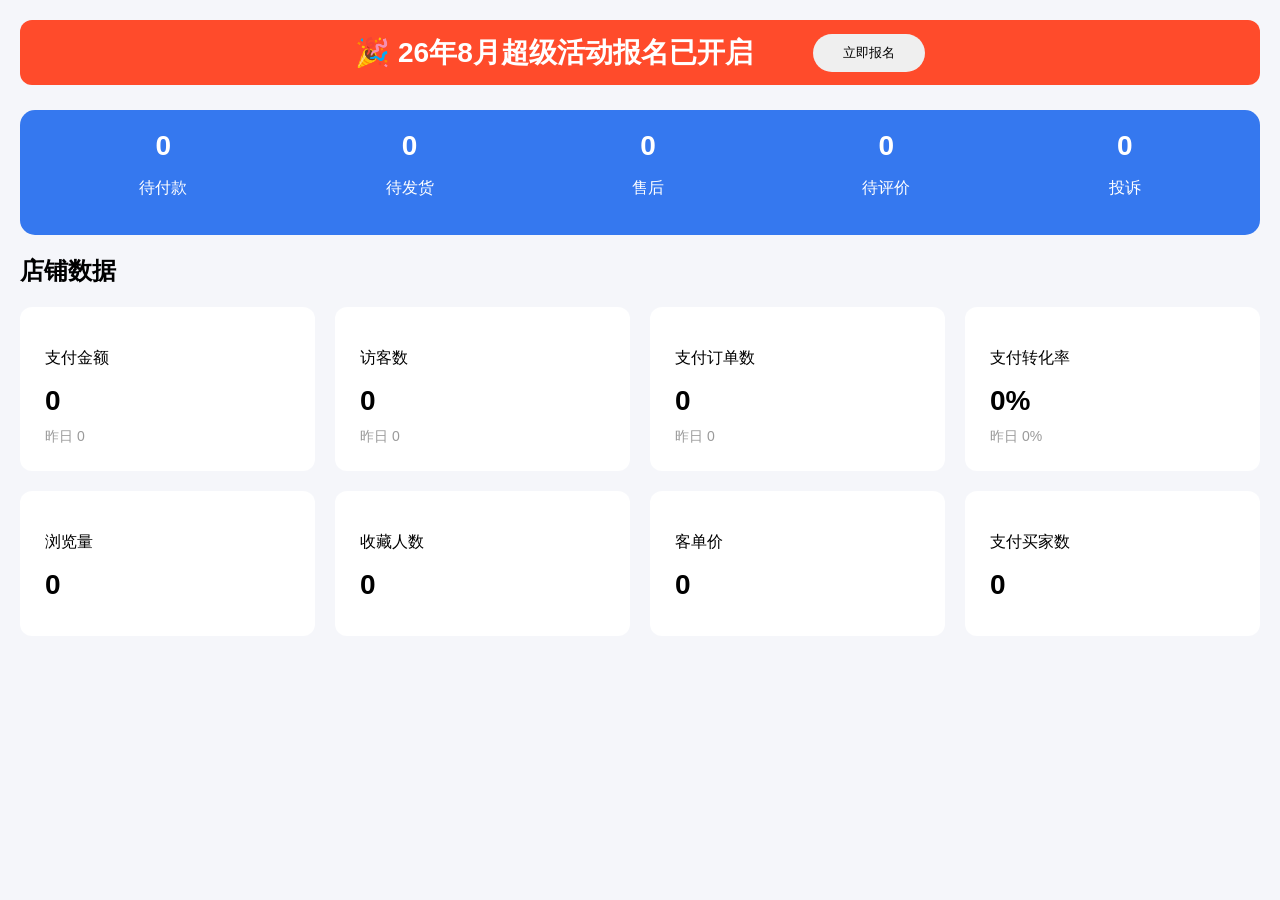
<file: admin-home.html>
<!DOCTYPE html>

<html lang="zh-CN">

<head>

<meta charset="UTF-8">

<meta name="viewport" content="width=device-width,initial-scale=1.0">

<title>
后台首页
</title>


<link rel="stylesheet" href="css/admin-home.css">


</head>


<body>


<div class="home">


<!-- Banner -->

<div class="banner">

🎉 26年8月超级活动报名已开启

<button>
立即报名
</button>

</div>




<!-- 订单状态 -->

<div class="order-box">


<div>
<h2>0</h2>
<p>待付款</p>
</div>


<div>
<h2>0</h2>
<p>待发货</p>
</div>


<div>
<h2>0</h2>
<p>售后</p>
</div>


<div>
<h2>0</h2>
<p>待评价</p>
</div>


<div>
<h2>0</h2>
<p>投诉</p>
</div>


</div>





<h2>
店铺数据
</h2>



<div class="data-grid">


<div>

<p>支付金额</p>

<h2>0</h2>

<span>昨日 0</span>

</div>


<div>

<p>访客数</p>

<h2>0</h2>

<span>昨日 0</span>

</div>


<div>

<p>支付订单数</p>

<h2>0</h2>

<span>昨日 0</span>

</div>



<div>

<p>支付转化率</p>

<h2>0%</h2>

<span>昨日 0%</span>

</div>



<div>

<p>浏览量</p>

<h2>0</h2>

</div>


<div>

<p>收藏人数</p>

<h2>0</h2>

</div>


<div>

<p>客单价</p>

<h2>0</h2>

</div>



<div>

<p>支付买家数</p>

<h2>0</h2>

</div>



</div>




</div>


</body>

</html>
</file>
<file: css/admin-home.css>
body{

margin:0;

font-family:
Arial,
"Microsoft YaHei";

background:#f5f6fa;

}


.home{

padding:20px;

}



.banner{

height:65px;

background:#ff4b2b;

border-radius:12px;

color:white;

font-size:28px;

font-weight:bold;

display:flex;

align-items:center;

justify-content:center;

gap:60px;

}



.banner button{

border:0;

border-radius:20px;

padding:10px 30px;

}



.order-box{

margin-top:25px;

background:#3578ef;

border-radius:15px;

display:flex;

justify-content:space-around;

color:white;

padding:20px;

}



.order-box div{

text-align:center;

}


.order-box h2{

font-size:28px;

margin:0;

}



.data-grid{

display:grid;

grid-template-columns:

repeat(4,1fr);

gap:20px;

}



.data-grid div{

background:white;

padding:25px;

border-radius:12px;

}



.data-grid h2{

font-size:28px;

margin:10px 0;

}



.data-grid span{

color:#999;

font-size:14px;

}
</file>
